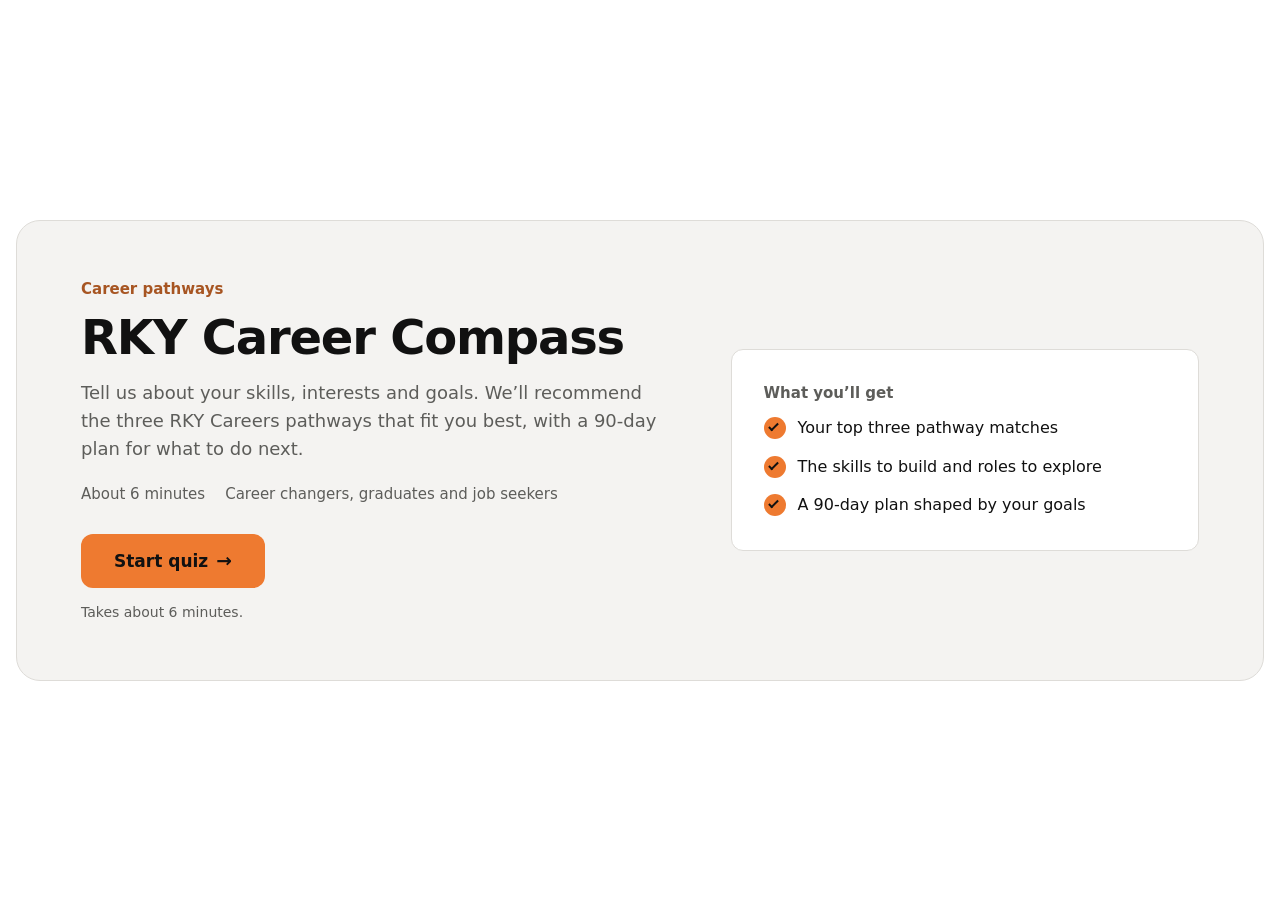
<file: index.html>
<!doctype html>
<html lang="en">
<head>
  <meta charset="utf-8">
  <meta name="viewport" content="width=device-width, initial-scale=1">
  <title>RKY Career Compass</title>
  <meta name="robots" content="noindex">
  <meta name="description" content="Find your best-fit career pathway and a 90-day plan with the RKY Career Compass.">
  <!-- Link preview (WhatsApp, Slack, LinkedIn, iMessage). Update these URLs if the domain changes. -->
  <meta property="og:type" content="website">
  <meta property="og:title" content="RKY Career Compass">
  <meta property="og:description" content="Find your best-fit career pathway and a 90-day plan.">
  <meta property="og:url" content="https://rky-career-compass-quiz.vercel.app/">
  <meta property="og:image" content="https://rky-career-compass-quiz.vercel.app/og-image.png">
  <meta property="og:image:width" content="1200">
  <meta property="og:image:height" content="630">
  <meta property="og:image:alt" content="RKY Career Compass: find your best-fit career pathway and a 90-day plan">
  <meta name="twitter:card" content="summary_large_image">
  <link rel="stylesheet" href="styles.css">
  <style>
    /* Document-level reset only: the widget itself is styled by styles.css under .qz */
    html, body { margin: 0; background: transparent; }
  </style>
</head>
<body>
  <!-- Relative paths only, so the folder works at any URL depth or subpath. -->
  <main id="quiz" class="qz-fullpage">
    <noscript>This quiz needs JavaScript to run.</noscript>
  </main>
  <!-- Order matters: logic, scoring model, spec data, config, result screen, engine. -->
  <script src="quiz-core.js" defer></script>
  <script src="pathway-scoring.js" defer></script>
  <script src="compass-data.js" defer></script>
  <script src="job-titles.js" defer></script>
  <script src="quiz-config.js" defer></script>
  <script src="quiz-results-pathway.js" defer></script>
  <script src="quiz-engine.js" defer></script>
</body>
</html>
</file>
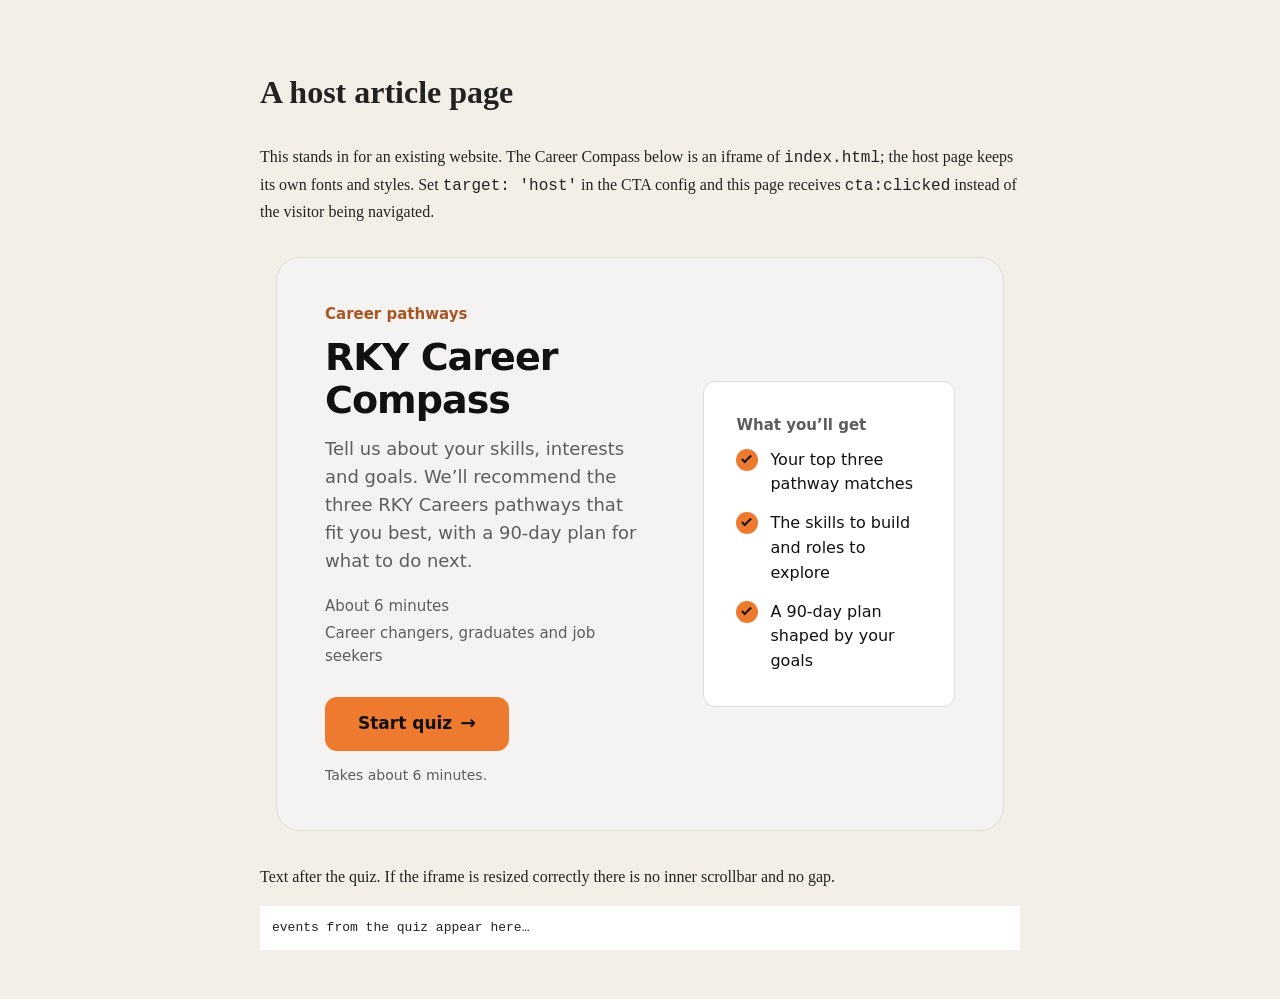
<file: embed.html>
<!doctype html>
<html lang="en">
<head>
  <meta charset="utf-8">
  <meta name="viewport" content="width=device-width, initial-scale=1">
  <title>Embed example (host page)</title>
  <style>
    body { margin: 0; font: 16px/1.6 Georgia, serif; color: #222; background: #f4efe6; }
    article { max-width: 760px; margin: 0 auto; padding: 40px 20px; }
    h1 { font-size: 2rem; }
    iframe { display: block; width: 100%; min-height: 620px; border: 0; }
    pre { background: #fff; padding: 12px; overflow-x: auto; font-size: 13px; }
  </style>
</head>
<body>
  <article>
    <h1>A host article page</h1>
    <p>This stands in for an existing website. The Career Compass below is an iframe of <code>index.html</code>; the host page keeps its own fonts and styles. Set <code>target: 'host'</code> in the CTA config and this page receives <code>cta:clicked</code> instead of the visitor being navigated.</p>

    <!-- The embed snippet. src is relative here; use your quiz's absolute https URL in production. -->
    <iframe
      data-quiz-widget
      src="index.html"
      title="RKY Career Compass"
      loading="lazy"
      style="width: 100%; min-height: 620px; border: 0;"
    ></iframe>
    <script src="embed.js" defer></script>

    <p>Text after the quiz. If the iframe is resized correctly there is no inner scrollbar and no gap.</p>
    <pre id="log">events from the quiz appear here…</pre>
    <script>
      document.addEventListener('quiz-widget:event', function (e) {
        if (e.detail.type !== 'quiz:height') document.getElementById('log').textContent += '\n' + JSON.stringify(e.detail);
      });
    </script>
  </article>
</body>
</html>
</file>
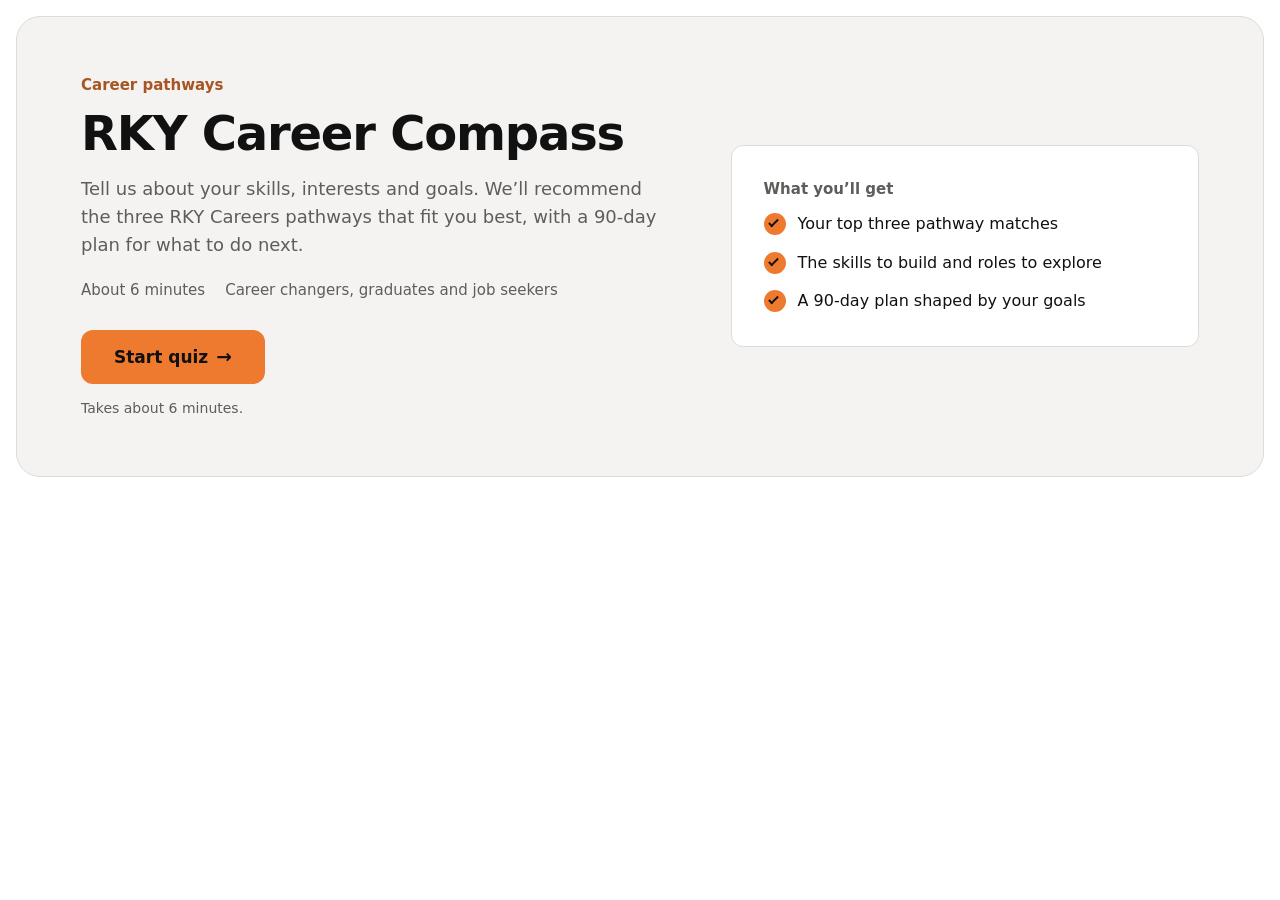
<file: examples/compass.html>
<!doctype html>
<html lang="en">
<head>
  <meta charset="utf-8">
  <meta name="viewport" content="width=device-width, initial-scale=1">
  <title>Career Compass (demo with mock lead handler)</title>
  <link rel="stylesheet" href="../styles.css">
  <style>html, body { margin: 0; background: #ffffff; }</style>
</head>
<body>
  <main id="quiz" data-manual></main>
  <script src="../quiz-core.js" defer></script>
  <script src="../pathway-scoring.js" defer></script>
  <script src="../compass-data.js" defer></script>
  <script src="../job-titles.js" defer></script>
  <script src="../quiz-config.js" defer></script>
  <script src="../quiz-results-pathway.js" defer></script>
  <script src="../quiz-engine.js" defer></script>
  <script>
    // MOCK lead handler: nothing is sent anywhere. It logs the exact payload the real endpoint
    // would receive. Use an email starting with "fail@" to see the error and retry state.
    // The production page (index.html) posts to leadCapture.endpoint in quiz-config.js instead.
    document.addEventListener('DOMContentLoaded', function () {
      QuizWidget.mount(document.getElementById('quiz'), window.QUIZ_CONFIG, {
        onLeadSubmit: function (lead) {
          console.log('[mock] lead payload', JSON.parse(JSON.stringify(lead)));
          window.__lastLead = lead;
          return new Promise(function (resolve, reject) {
            setTimeout(function () { lead.email.indexOf('fail@') === 0 ? reject(new Error('mock failure')) : resolve(); }, 600);
          });
        },
        onEvent: function (e) { if (e.type !== 'quiz:height') console.log('[event]', e.type, e.payload); }
      });
    });
  </script>
</body>
</html>
</file>
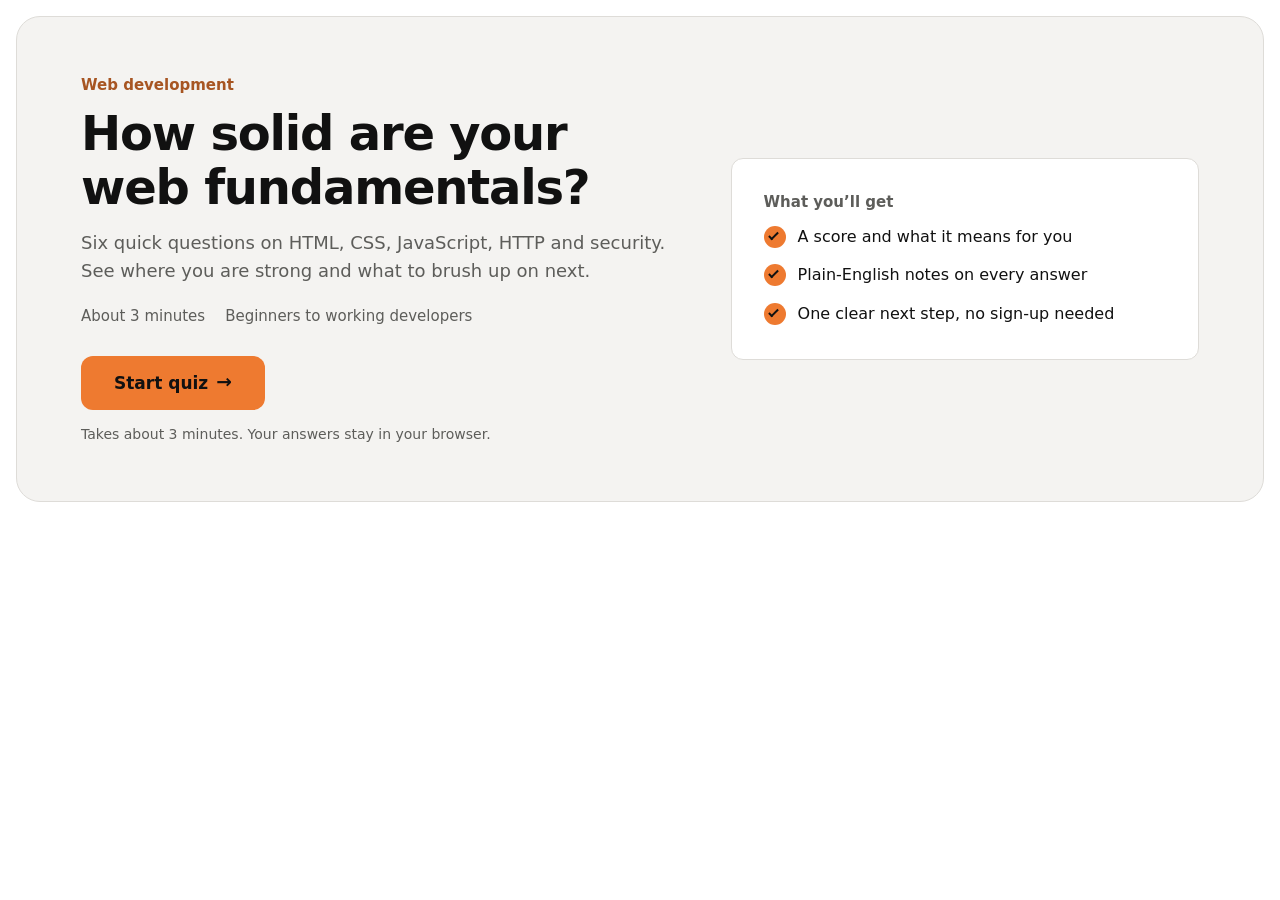
<file: examples/knowledge.html>
<!doctype html>
<html lang="en">
<head>
  <meta charset="utf-8">
  <meta name="viewport" content="width=device-width, initial-scale=1">
  <title>Knowledge quiz example</title>
  <link rel="stylesheet" href="../styles.css">
  <style>html, body { margin: 0; background: #ffffff; }</style>
</head>
<body>
  <main id="quiz"></main>
  <script src="../quiz-core.js" defer></script>
  <script src="knowledge-config.js" defer></script>
  <script src="../quiz-engine.js" defer></script>
</body>
</html>
</file>
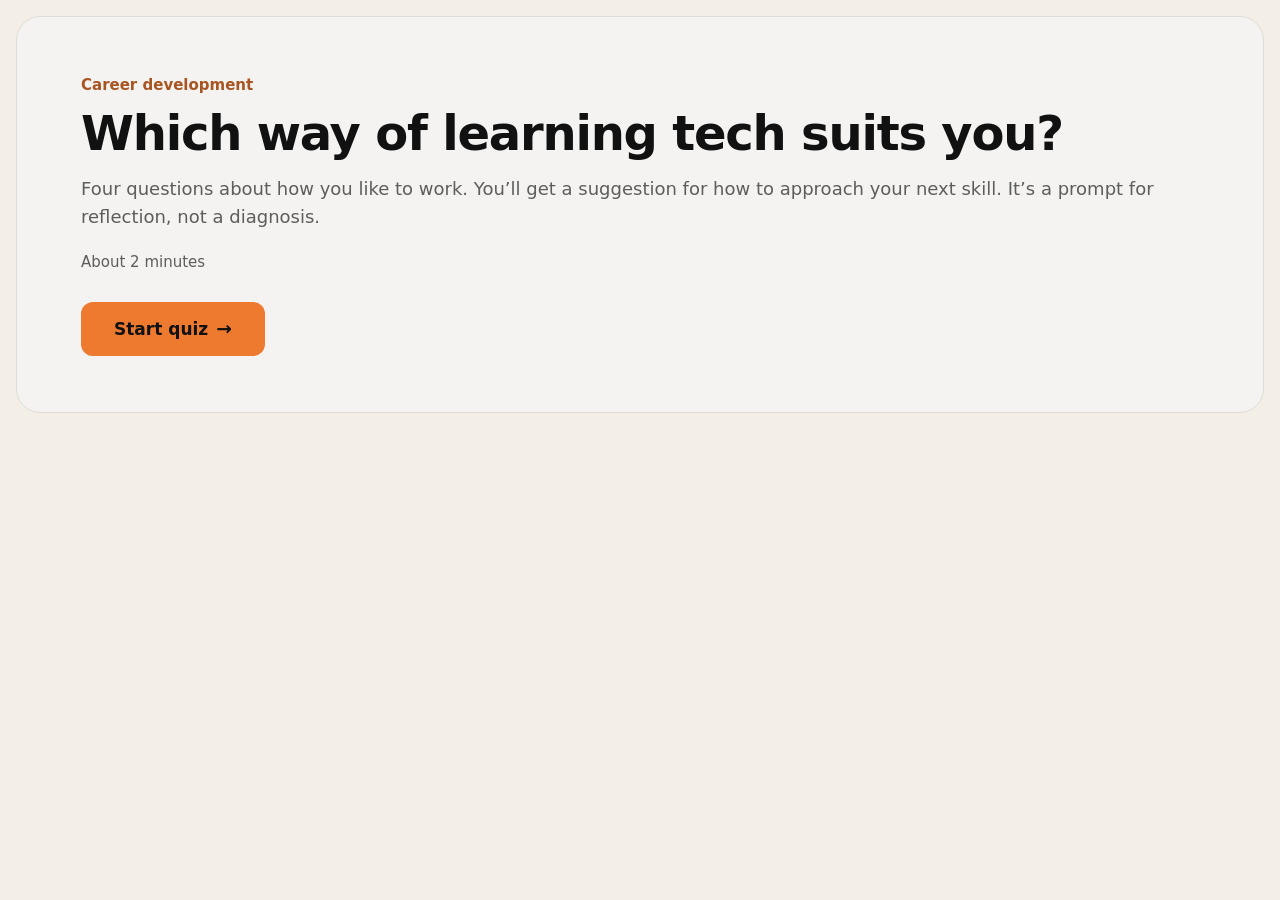
<file: examples/outcome.html>
<!doctype html>
<html lang="en">
<head>
  <meta charset="utf-8">
  <meta name="viewport" content="width=device-width, initial-scale=1">
  <title>Outcome quiz example</title>
  <link rel="stylesheet" href="../styles.css">
  <style>html, body { margin: 0; background: #f4efe6; }</style>
</head>
<body>
  <main id="quiz" data-manual></main>
  <script src="../quiz-core.js" defer></script>
  <script src="outcome-config.js" defer></script>
  <script src="../quiz-engine.js" defer></script>
  <script>
    // Demonstrates the host-supplied lead handler. This is a MOCK: it never sends data anywhere.
    // Use an email starting with "fail@" to see the error state.
    document.addEventListener('DOMContentLoaded', function () {
      QuizWidget.mount(document.getElementById('quiz'), window.QUIZ_CONFIG, {
        onLeadSubmit: function (lead) {
          return new Promise(function (resolve, reject) {
            setTimeout(function () { lead.email.indexOf('fail@') === 0 ? reject(new Error('mock failure')) : resolve(); }, 600);
          });
        }
      });
    });
  </script>
</body>
</html>
</file>
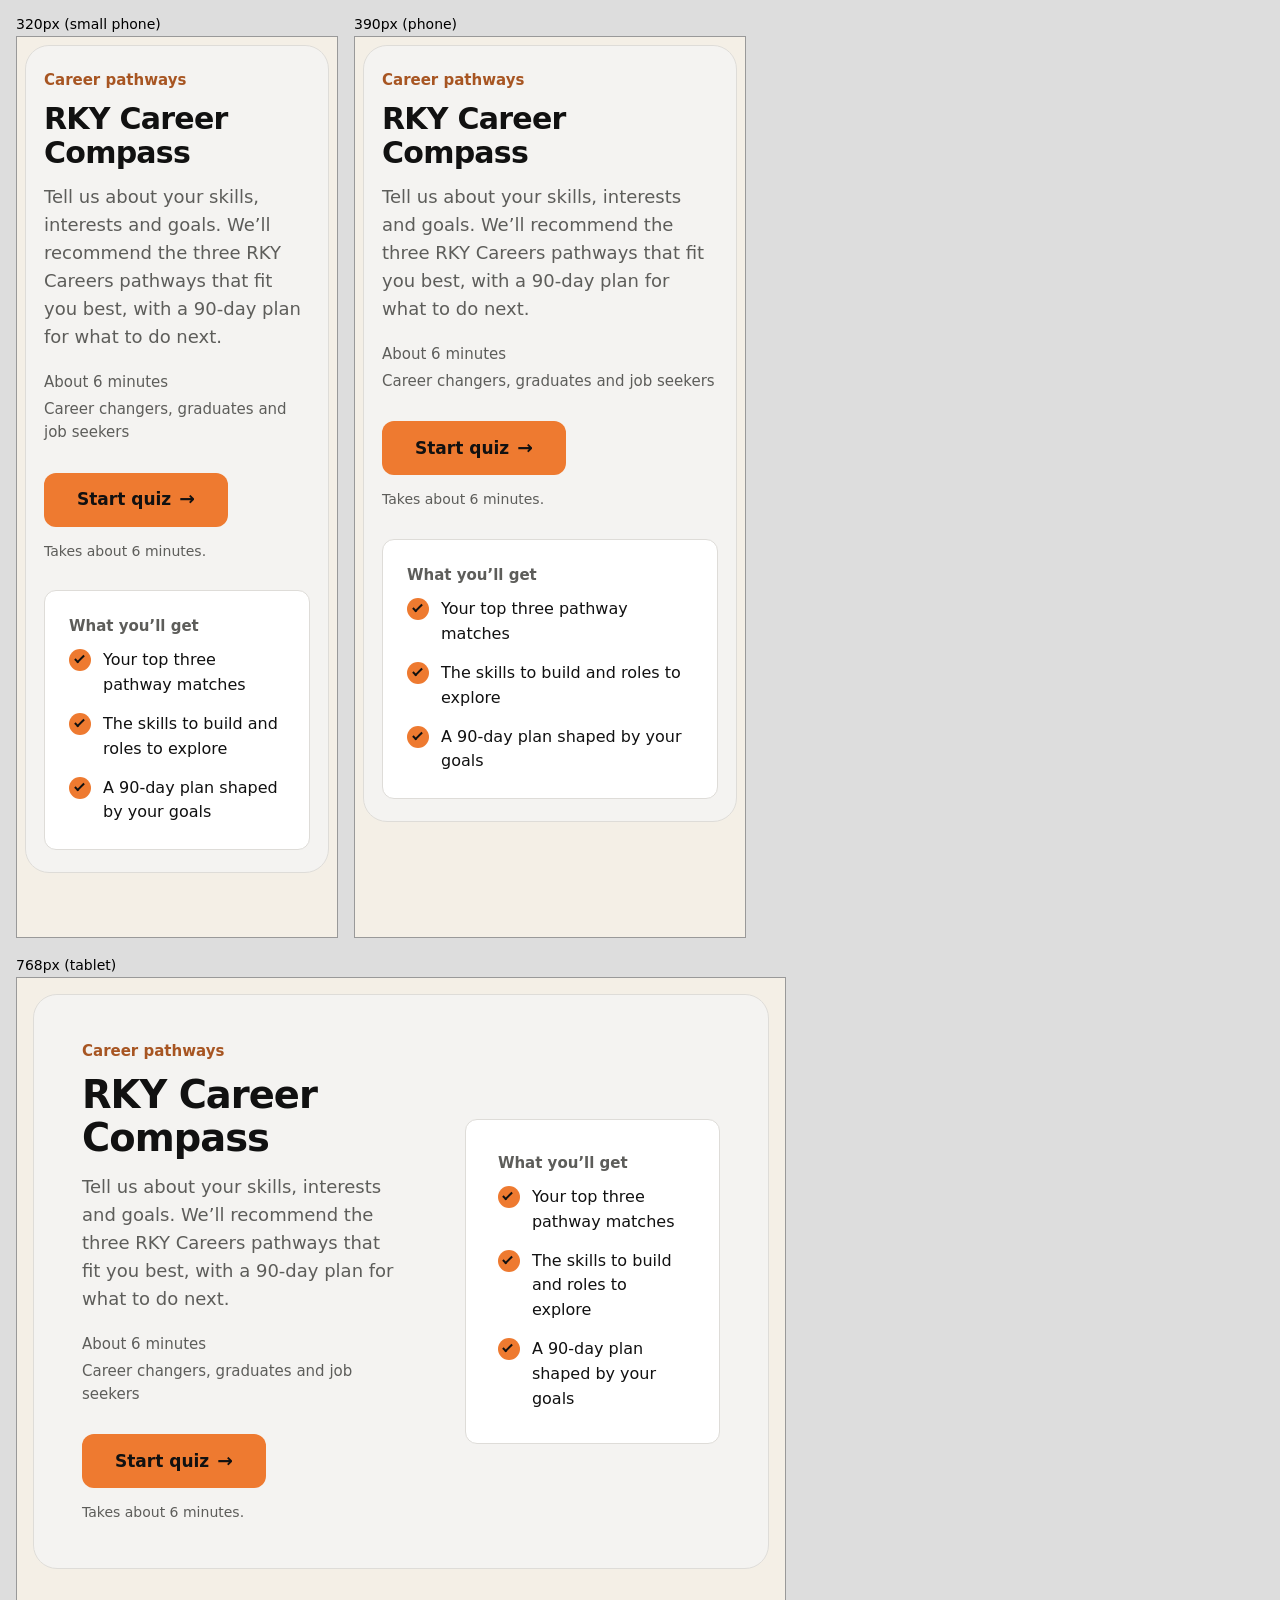
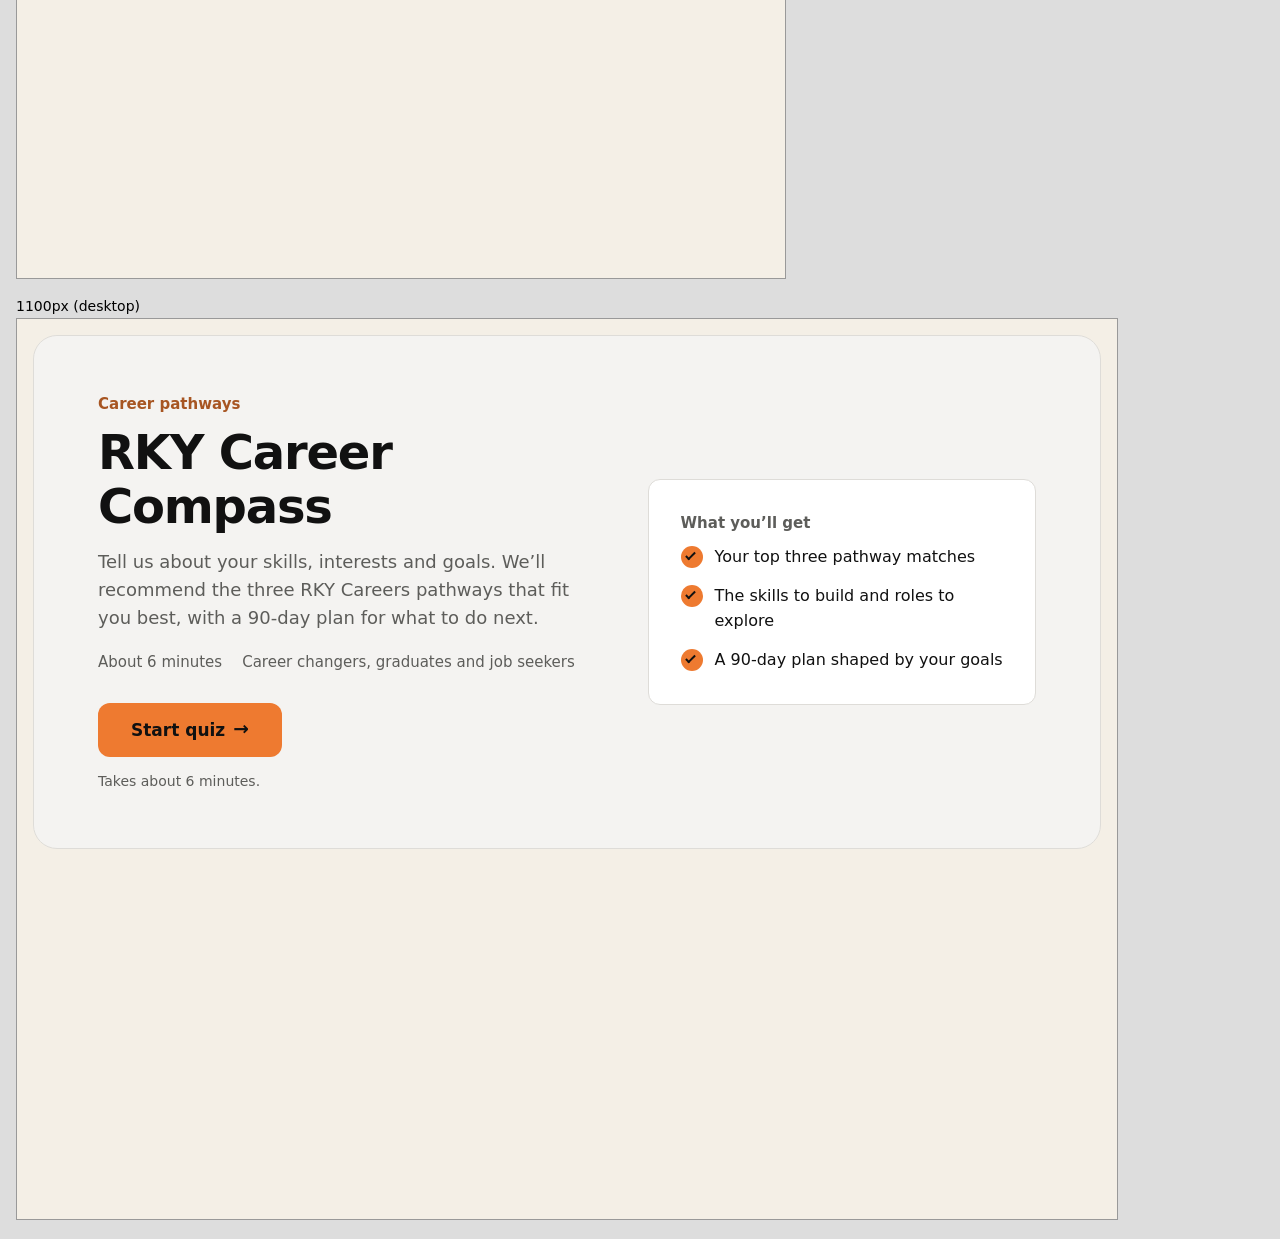
<file: tests/responsive.html>
<!doctype html>
<html lang="en"><head><meta charset="utf-8"><meta name="viewport" content="width=device-width, initial-scale=1">
<title>Responsive harness</title>
<style>
  body { margin: 16px; font: 14px system-ui; background: #ddd; }
  .row { display: flex; gap: 16px; align-items: flex-start; flex-wrap: wrap; }
  figure { margin: 0; } figcaption { margin-bottom: 4px; }
  iframe { border: 1px solid #999; background: #f4efe6; height: 900px; }
</style></head><body>
<!-- Media queries inside each iframe respond to the iframe's own width, so these are real narrow viewports. -->
<div class="row">
  <figure><figcaption>320px (small phone)</figcaption><iframe src="../index.html" width="320" title="320"></iframe></figure>
  <figure><figcaption>390px (phone)</figcaption><iframe src="../index.html" width="390" title="390"></iframe></figure>
  <figure><figcaption>768px (tablet)</figcaption><iframe src="../index.html" width="768" title="768"></iframe></figure>
  <figure><figcaption>1100px (desktop)</figcaption><iframe src="../index.html" width="1100" title="1100"></iframe></figure>
</div></body></html>
</file>
<file: styles.css>
/*
 * styles.css — presentation only. Everything is scoped under .qz so it cannot leak into
 * a host page. Theme with the --qz-* custom properties (via config.theme or your own CSS).
 * Layout adapts to the width of the widget's own container (container queries), so it
 * behaves the same in an iframe, a narrow column, or a full-width page.
 */

@property --p { syntax: "<number>"; inherits: false; initial-value: 0; }

.qz {
  /* Tokens: black / orange / white */
  --qz-accent: #ee7a30;            /* fills: buttons, progress, selected mark */
  --qz-on-accent: #111111;         /* text on orange (black passes AA; white on this orange does not) */
  --qz-accent-text: #b4500f;       /* orange used for small text on light surfaces (AA) */
  --qz-accent-text: color-mix(in srgb, var(--qz-accent) 70%, #000);
  --qz-text: #111111;
  --qz-muted: #5d5d5a;
  --qz-shell: #f4f3f1;             /* the large outer card */
  --qz-surface: #ffffff;           /* inner cards, inputs */
  --qz-border: #dedcd8;
  --qz-ink: #000000;               /* black panels */
  --qz-ink-accent: var(--qz-accent);
  --qz-bg: transparent;
  --qz-font: system-ui, -apple-system, "Segoe UI", Roboto, "Helvetica Neue", Arial, sans-serif;
  --qz-radius: 24px;
  --qz-max: 1280px;
  --qz-bad: #b3362f;
  --qz-accent-soft: #fdf0e8;
  --qz-accent-soft: color-mix(in srgb, var(--qz-accent) 11%, #ffffff);
  --qz-shadow: none;
  --qz-ring: 0 0 0 2px var(--qz-surface), 0 0 0 4px var(--qz-text);
  --qz-r-sm: calc(var(--qz-radius) / 2);

  box-sizing: border-box;
  display: block;
  padding: 16px;
  background: var(--qz-bg);
  color: var(--qz-text);
  font-family: var(--qz-font);
  font-size: 1rem;
  line-height: 1.55;
  -webkit-text-size-adjust: 100%;
}
.qz[data-theme="dark"] {
  --qz-text: #f4f4f2;
  --qz-muted: #aaaaa5;
  --qz-shell: #161616;
  --qz-surface: #202020;
  --qz-border: #353535;
  --qz-ink: #000000;
  --qz-accent: #f58a45;
  --qz-accent-text: #f58a45;
  --qz-bad: #ff9b92;
}
/* mode "auto": follow the visitor's system setting (inside an iframe this is the browser/OS, not the host page) */
@media (prefers-color-scheme: dark) {
  .qz[data-theme="auto"] {
    --qz-text: #f4f4f2;
    --qz-muted: #aaaaa5;
    --qz-shell: #161616;
    --qz-surface: #202020;
    --qz-border: #353535;
    --qz-ink: #000000;
    --qz-accent: #f58a45;
    --qz-accent-text: #f58a45;
    --qz-bad: #ff9b92;
  }
}
.qz *, .qz *::before, .qz *::after { box-sizing: border-box; }
:where(.qz) :is(h1, h2, h3, h4, p, ul, fieldset, pre) { margin: 0; padding: 0; }
:where(.qz) ul { list-style: none; }

.qz-stage { max-width: var(--qz-max); margin: 0 auto; container: qz / inline-size; }
/* Standalone page: centre vertically. Not in an iframe, which sizes to content. */
.qz-fullpage:not(.qz-embedded) { min-height: 100vh; min-height: 100dvh; display: flex; flex-direction: column; justify-content: center; }
.qz-fullpage:not(.qz-embedded) > .qz-stage { width: 100%; }
.qz-sr { position: absolute; width: 1px; height: 1px; margin: -1px; overflow: hidden; clip: rect(0 0 0 0); white-space: nowrap; border: 0; }

/* Card: padding grows with the space available */
.qz-card {
  background: var(--qz-shell);
  border: 1px solid var(--qz-border);
  border-radius: var(--qz-radius);
  box-shadow: var(--qz-shadow);
  padding: 22px 18px;
}
.qz-embedded .qz-card { box-shadow: none; }
@container qz (min-width: 520px) { .qz-card { padding: 32px 30px; } }
@container qz (min-width: 720px) { .qz-card { padding: 44px 48px; } }
@container qz (min-width: 960px) { .qz-card { padding: 56px 64px; } }
@media (max-width: 480px) { .qz { padding: 8px; } }

/* Type */
.qz-badge { display: inline-flex; align-items: center; gap: 8px; margin-bottom: 10px; font-size: .9375rem; font-weight: 600; color: var(--qz-accent-text); }
.qz-title { font-size: clamp(1.875rem, 5vw, 3rem); line-height: 1.12; letter-spacing: -.025em; font-weight: 750; overflow-wrap: anywhere; }
.qz-lead { font-size: 1.125rem; color: var(--qz-muted); margin-top: 14px; overflow-wrap: anywhere; }
.qz-muted { color: var(--qz-muted); overflow-wrap: anywhere; }
.qz-fine { margin-top: 14px; font-size: .875rem; color: var(--qz-muted); }
.qz-h3 { font-size: .9375rem; font-weight: 600; color: var(--qz-muted); margin-bottom: 10px; }
[tabindex="-1"]:focus { outline: none; }

/* Buttons */
.qz-btn {
  display: inline-flex; align-items: center; justify-content: center; gap: 8px;
  min-height: 48px; padding: 10px 24px;
  font: inherit; font-weight: 650; text-decoration: none; text-align: center;
  border-radius: var(--qz-r-sm); border: 1.5px solid transparent; cursor: pointer;
  transition: background-color .15s, border-color .15s, transform .08s, opacity .15s;
}
.qz-btn-primary { background: var(--qz-accent); color: var(--qz-on-accent); }
.qz-btn-primary:hover:not(:disabled) { background: color-mix(in srgb, var(--qz-accent) 86%, #000); }
.qz-btn-primary:active:not(:disabled) { transform: translateY(1px); }
.qz-btn-ghost { background: transparent; color: var(--qz-text); border-color: var(--qz-text); }
.qz-btn-ghost:hover { background: var(--qz-surface); }
.qz-btn-lg { min-height: 54px; padding: 12px 32px; font-size: 1.0625rem; }
.qz-btn:disabled { opacity: .4; cursor: not-allowed; }
.qz-arrow { font-size: 1.1em; line-height: 1; }
.qz-btn:focus-visible, .qz a:focus-visible, .qz summary:focus-visible, .qz .qz-text:focus-visible, .qz .qz-code:focus-visible, .qz .qz-link:focus-visible { outline: none; box-shadow: var(--qz-ring); }

.qz-link { font: inherit; font-size: .875rem; font-weight: 600; color: var(--qz-muted); background: none; border: 0; border-radius: 8px; padding: 6px 8px; min-height: 36px; cursor: pointer; transition: color .15s, background-color .15s; }
.qz-link:hover { color: var(--qz-text); background: var(--qz-surface); }
.qz-link.is-armed { color: var(--qz-bad); }

/* Intro */
.qz-actions { display: flex; align-items: center; justify-content: space-between; gap: 12px; margin-top: 32px; }
.qz-actions-start { justify-content: flex-start; margin-top: 28px; }
.qz-actions-center { justify-content: center; }
.qz-meta { display: flex; flex-wrap: wrap; gap: 4px 20px; margin-top: 20px; font-size: .9375rem; font-weight: 500; color: var(--qz-muted); }
.qz-intro-aside { margin-top: 28px; padding: 24px; background: var(--qz-surface); border: 1px solid var(--qz-border); border-radius: var(--qz-r-sm); }
.qz-benefits { display: grid; gap: 14px; }
.qz-benefits li { display: flex; gap: 12px; align-items: flex-start; }
.qz-tick { flex: none; position: relative; width: 22px; height: 22px; margin-top: 1px; border-radius: 50%; background: var(--qz-accent); }
.qz-tick::after { content: ""; position: absolute; left: 7.5px; top: 4px; width: 5px; height: 10px; border: solid var(--qz-on-accent); border-width: 0 2px 2px 0; transform: rotate(45deg); }
@container qz (min-width: 720px) {
  .qz-intro-split { display: grid; grid-template-columns: 1.25fr 1fr; gap: 64px; align-items: center; }
  .qz-intro-aside { margin-top: 0; padding: 32px; }
}

/* Question header + segmented progress */
.qz-progress-head { display: flex; align-items: center; justify-content: space-between; gap: 12px; min-height: 36px; }
.qz-step { display: inline-flex; align-items: center; font-size: .9375rem; font-weight: 600; color: var(--qz-text); }
.qz-cheer { font-size: .9375rem; color: var(--qz-muted); font-variant-numeric: tabular-nums; }
.qz-cheer::before { content: "·"; margin-right: 10px; }
.qz-progress { display: flex; gap: 6px; margin: 12px 0 30px; }
.qz-progress-dense { gap: 2px; }
.qz-seg { flex: 1; height: 6px; background: var(--qz-border); border-radius: 99px; transition: background-color .3s; }
.qz-seg.is-on { background: var(--qz-text); }
.qz-seg.is-cur { background: var(--qz-accent); }

/* Question */
.qz-question-text { font-size: clamp(1.375rem, 3.8vw, 1.875rem); line-height: 1.25; letter-spacing: -.015em; font-weight: 720; overflow-wrap: anywhere; }
.qz-code {
  margin: 16px 0 4px; padding: 16px 18px; overflow-x: auto;
  font: .9375rem/1.6 ui-monospace, SFMono-Regular, Menlo, Consolas, monospace;
  background: var(--qz-surface); border: 1px solid var(--qz-border); border-radius: var(--qz-r-sm); tab-size: 2;
}
.qz-inline-code { font: .9em ui-monospace, SFMono-Regular, Menlo, Consolas, monospace; padding: .12em .4em; background: var(--qz-accent-soft); border-radius: 4px; }
.qz-hint { margin-top: 12px; font-size: .9375rem; color: var(--qz-muted); }
.qz-hint:empty { display: none; }

/* Chip layout */
.qz-choices.qz-choices-chips { display: flex; flex-wrap: wrap; gap: 10px; }
.qz-choices-chips .qz-choice-body { align-items: center; gap: 10px; min-height: 48px; padding: 10px 16px; font-size: 1rem; border-radius: 99px; }
.qz-choices-chips .qz-mark { width: 20px; height: 20px; margin-top: 0; }
.qz-choices-chips .qz-mark::after { left: 6px; top: 2px; width: 5px; height: 10px; border-width: 0 2px 2px 0; }
.qz-choices-chips .qz-choice-text { padding-top: 0; }
.qz-choices { display: grid; gap: 12px; margin-top: 20px; border: 0; min-width: 0; }

.qz-choice { position: relative; display: block; cursor: pointer; }
.qz-input { position: absolute; inset: 0; width: 100%; height: 100%; margin: 0; opacity: 0; cursor: pointer; z-index: 1; }
.qz-choice-body {
  display: flex; align-items: flex-start; gap: 16px; padding: 16px 20px; min-height: 62px;
  font-size: 1.0625rem;
  background: var(--qz-surface); border: 1px solid var(--qz-border); border-radius: var(--qz-r-sm);
  transition: border-color .15s, background-color .15s, box-shadow .15s;
}
.qz-choice:hover .qz-choice-body { border-color: var(--qz-muted); }
.qz-input:checked + .qz-choice-body { border-color: var(--qz-accent); background: var(--qz-accent-soft); box-shadow: inset 0 0 0 1px var(--qz-accent); }
.qz-input:focus-visible + .qz-choice-body { box-shadow: var(--qz-ring); border-color: var(--qz-text); }
.qz-choice-text { overflow-wrap: anywhere; min-width: 0; padding-top: 1px; }
.qz-input:checked + .qz-choice-body .qz-choice-text { font-weight: 600; }

/* Selection mark: circle for single, rounded square for multiple; a tick shows when selected */
.qz-mark { flex: none; width: 24px; height: 24px; margin-top: 1px; border: 1.5px solid var(--qz-muted); background: var(--qz-surface); position: relative; transition: background-color .15s, border-color .15s; }
.qz-mark-dot { border-radius: 50%; }
.qz-mark-box { border-radius: 7px; }
.qz-mark::after { content: ""; position: absolute; left: 7.5px; top: 3px; width: 6px; height: 12px; border: solid var(--qz-on-accent); border-width: 0 2.5px 2.5px 0; transform: rotate(45deg) scale(0); transition: transform .15s; }
.qz-input:checked + .qz-choice-body .qz-mark { background: var(--qz-accent); border-color: var(--qz-accent); }
.qz-input:checked + .qz-choice-body .qz-mark::after { transform: rotate(45deg) scale(1); }

/* Wide screens: question on the left, answers on the right */
@container qz (min-width: 960px) {
  .qz-question { display: grid; grid-template-columns: minmax(0, 5fr) minmax(0, 7fr); column-gap: 72px; align-items: start; }
  .qz-question > .qz-progress-head, .qz-question > .qz-progress { grid-column: 1 / -1; }
  .qz-question > .qz-actions { grid-column: 2; }
  .qz-question .qz-choices { margin-top: 0; }
  .qz-question .qz-question-text { font-size: 2.125rem; }
  .qz-question .qz-progress { margin-bottom: 48px; }
}

/* Results: black score panel + readable main column */
.qz-result-top { display: grid; gap: 28px; }
.qz-panel { padding: 28px 26px; color: #fff; background: var(--qz-ink); border: 1px solid rgba(255, 255, 255, .14); border-radius: var(--qz-r-sm); }
.qz-panel-label { font-size: .8125rem; font-weight: 700; letter-spacing: .06em; text-transform: uppercase; color: rgba(255, 255, 255, .72); }
.qz-panel-sub { margin-top: 14px; font-size: 1rem; font-weight: 600; text-align: center; }
.qz-ring-wrap { position: relative; width: 168px; height: 168px; margin: 18px auto 0; }
.qz-ring {
  position: absolute; inset: 0; border-radius: 50%;
  background: conic-gradient(var(--qz-ink-accent) calc(var(--p) * 1%), rgba(255, 255, 255, .16) 0);
  -webkit-mask: radial-gradient(farthest-side, transparent calc(100% - 14px), #000 calc(100% - 13px));
          mask: radial-gradient(farthest-side, transparent calc(100% - 14px), #000 calc(100% - 13px));
  animation: qz-fill .9s ease-out both;
}
.qz-ring-text { position: absolute; inset: 0; display: grid; place-items: center; }
.qz-ring-pct { font-size: 2.75rem; font-weight: 800; letter-spacing: -.03em; font-variant-numeric: tabular-nums; }
@keyframes qz-fill { from { --p: 0; } }
.qz-result-title { font-size: clamp(1.625rem, 4.5vw, 2.5rem); line-height: 1.18; letter-spacing: -.02em; font-weight: 750; overflow-wrap: anywhere; }
.qz-topics { margin-top: 22px; }
.qz-tags { display: flex; flex-wrap: wrap; gap: 8px; }
.qz-tags li { padding: 5px 13px; font-size: .875rem; font-weight: 650; background: var(--qz-surface); border: 1.5px solid var(--qz-accent-text); color: var(--qz-accent-text); border-radius: 99px; }
.qz-tags li::before { content: "↻ "; }
.qz-tags-ok li { border-color: var(--qz-text); color: var(--qz-text); }
.qz-tags-ok li::before { content: "✓ "; }
.qz-list { display: grid; gap: 6px; padding-left: 1.2em; list-style: disc; overflow-wrap: anywhere; }
.qz-note { margin-top: 16px; padding: 12px 16px; font-size: .9375rem; background: var(--qz-surface); border-left: 4px solid var(--qz-accent); border-radius: 4px; }
.qz-dist { display: grid; gap: 16px; margin-top: 16px; }
.qz-dist-label { display: flex; justify-content: space-between; gap: 12px; font-weight: 600; font-size: .9375rem; }
.qz-dist-val { font-variant-numeric: tabular-nums; opacity: .8; }
.qz-meter { height: 8px; margin-top: 8px; background: rgba(255, 255, 255, .16); border-radius: 99px; overflow: hidden; }
.qz-meter-fill { height: 100%; background: var(--qz-ink-accent); border-radius: inherit; transition: width .6s ease; }
@container qz (min-width: 720px) {
  .qz-result-top { grid-template-columns: 330px 1fr; gap: 64px; align-items: start; }
  .qz-result-top > .qz-result-main { padding-top: 6px; }
}

/* Next step: black band with orange action (as in the reference) */
.qz-next { margin-top: 40px; padding: 28px 24px; color: #fff; background: var(--qz-ink); border: 1px solid rgba(255, 255, 255, .14); border-radius: var(--qz-r-sm); }
.qz-next > .qz-h3 { display: flex; align-items: center; gap: 8px; color: rgba(255, 255, 255, .78); }
.qz-next > .qz-h3::before { content: ""; width: 8px; height: 8px; background: var(--qz-accent); }
.qz-next-text { font-size: clamp(1.25rem, 2.6vw, 1.75rem); font-weight: 600; line-height: 1.3; }
.qz-next .qz-muted, .qz-next .qz-privacy { color: rgba(255, 255, 255, .78); }
.qz-next a:not(.qz-btn) { color: #fff; }
.qz-next .qz-field-error, .qz-next .qz-form-error { color: #ff9b92; }
.qz-cta { display: grid; gap: 14px; margin-top: 18px; justify-items: start; }
.qz-next-body { display: grid; gap: 28px; }
@container qz (min-width: 720px) {
  .qz-next { padding: 40px 44px; }
  .qz-next.has-lead .qz-next-body { grid-template-columns: 1fr 1.05fr; gap: 56px; align-items: start; }
  .qz-next.has-lead .qz-capture { border-top: 0; padding: 0 0 0 56px; margin: 0; border-left: 1px solid rgba(255, 255, 255, .2); }
}

/* Lead form */
.qz-capture { padding-top: 24px; border-top: 1px solid rgba(255, 255, 255, .2); }
.qz-lead-h { font-size: 1.125rem; font-weight: 700; }
.qz-lead-form { display: grid; gap: 14px; margin-top: 14px; }
.qz-field { display: grid; gap: 6px; }
.qz-field label { font-size: .9375rem; font-weight: 600; }
.qz-text { width: 100%; min-height: 48px; padding: 10px 14px; font: inherit; color: var(--qz-text); background: var(--qz-surface); border: 1.5px solid #bdbbb6; border-radius: calc(var(--qz-r-sm) - 2px); }
.qz-text:hover { border-color: var(--qz-text); }
.qz-text[aria-invalid="true"], .qz input[aria-invalid="true"] { border-color: var(--qz-bad); }
.qz-field-error, .qz-form-error { font-size: .875rem; font-weight: 600; color: var(--qz-bad); }
.qz-field-error::before, .qz-form-error::before { content: "! "; font-weight: 800; }
.qz-field-error[hidden], .qz-form-error[hidden] { display: none; }
.qz-lead-form .qz-actions > span:empty { display: none; }
.qz-field .qz-check { font-weight: 400; }
.qz-check { display: flex; align-items: flex-start; gap: 10px; font-size: .9375rem; font-weight: 400; cursor: pointer; }
.qz-check input { flex: none; width: 20px; height: 20px; margin: 2px 0 0; accent-color: var(--qz-accent); }
.qz-next .qz-text:focus-visible, .qz-next .qz-btn:focus-visible, .qz-next a:focus-visible { box-shadow: 0 0 0 2px #000, 0 0 0 4px #fff; }
.qz-lead-form .qz-actions { margin-top: 2px; justify-content: flex-start; }
.qz-privacy { font-size: .8125rem; color: var(--qz-muted); }
.qz a { color: var(--qz-accent-text); }
.qz a.qz-btn { color: var(--qz-on-accent); }
.qz-success { font-weight: 600; padding: 14px 16px; border-radius: var(--qz-r-sm); color: var(--qz-text); background: var(--qz-surface); border: 1.5px solid var(--qz-accent); }
.qz-success::before { content: "✓ "; }

/* Review */
.qz-review { margin-top: 36px; }
.qz-review-item { border: 1px solid var(--qz-border); border-radius: var(--qz-r-sm); background: var(--qz-surface); }
.qz-review-item + .qz-review-item { margin-top: 10px; }
.qz-review-item summary { position: relative; display: flex; flex-direction: column; align-items: flex-start; gap: 6px; padding: 14px 48px 14px 18px; cursor: pointer; font-weight: 600; border-radius: var(--qz-r-sm); list-style: none; }
.qz-review-item summary::-webkit-details-marker { display: none; }
.qz-review-item summary::after { content: "+"; position: absolute; right: 18px; top: 10px; font-size: 1.375rem; font-weight: 700; color: var(--qz-muted); }
.qz-review-item[open] summary::after { content: "\2212"; }
.qz-review-q { overflow-wrap: anywhere; }
.qz-status { padding: 2px 10px; font-size: .8125rem; font-weight: 700; border: 1.5px solid currentColor; border-radius: 99px; }
.qz-status-correct { color: var(--qz-text); }
.qz-status-incorrect, .qz-status-partial { color: var(--qz-accent-text); }
.qz-status-unanswered { color: var(--qz-muted); }
.qz-review-body { padding: 0 18px 18px; display: grid; gap: 8px; }
.qz-review-label { font-size: .75rem; font-weight: 700; letter-spacing: .06em; text-transform: uppercase; color: var(--qz-muted); margin-top: 8px; }
.qz-feedback { font-size: .9375rem; color: var(--qz-muted); }
.qz-explain { padding: 12px 14px; background: var(--qz-accent-soft); border-left: 4px solid var(--qz-accent); border-radius: 4px; font-size: .9375rem; overflow-wrap: anywhere; }
.qz-disclaimer { margin-top: 28px; font-size: .8125rem; color: var(--qz-muted); text-align: center; }
.qz-results .qz-actions-center { margin-top: 20px; }

.qz-error { border-color: var(--qz-bad); background: var(--qz-surface); }

/* Motion (disabled below for reduced-motion users) */
.qz-view { animation: qz-in .24s ease both; }
.qz-from-left { --qz-dx: -14px; }
.qz-from-right { --qz-dx: 14px; }
@keyframes qz-in { from { opacity: 0; transform: translateX(var(--qz-dx, 14px)); } to { opacity: 1; transform: none; } }
@media (prefers-reduced-motion: reduce) {
  .qz *, .qz *::before, .qz *::after { animation: none !important; transition: none !important; }
}
@media (forced-colors: active) {
  .qz-input:checked + .qz-choice-body { outline: 3px solid Highlight; }
  .qz-mark, .qz-seg, .qz-tick { forced-color-adjust: none; }
}

/* ============================================================
   Career Compass additions (pathway quizzes). Additive only: they reuse the tokens,
   cards, meters, tags and black "next step" band defined above.
   ============================================================ */

.qz-h4 { font-size: 1rem; font-weight: 700; margin-bottom: 10px; }
:where(.qz) ol { margin: 0; padding: 0; list-style: none; }

/* Question: stage header, counter, text answer, "why we ask" */
.qz-progress-head > p { display: flex; flex-wrap: wrap; align-items: center; column-gap: 12px; row-gap: 2px; }
.qz-cheer { margin-left: 0; }
.qz-seg.is-partial { background: linear-gradient(90deg, var(--qz-accent) calc(var(--f, 1) * 100%), var(--qz-border) 0); }
.qz-limit { margin-top: 4px; font-size: .9375rem; font-weight: 650; font-variant-numeric: tabular-nums; color: var(--qz-text); }
.qz-limit:empty { display: none; }
.qz-limit.is-full { color: var(--qz-accent-text); }
.qz-why { margin-top: 14px; padding: 10px 14px; font-size: .875rem; color: var(--qz-muted); background: var(--qz-surface); border-left: 4px solid var(--qz-border); border-radius: 4px; }
.qz-input:disabled { cursor: not-allowed; }
.qz-input:disabled + .qz-choice-body { opacity: .5; }
.qz-choice:hover .qz-input:disabled + .qz-choice-body { border-color: var(--qz-border); }
.qz-text-wrap { display: block; }
.qz-suggest-wrap { position: relative; }
.qz-suggest { position: absolute; z-index: 5; left: 0; right: 0; top: calc(100% + 6px); margin: 0; padding: 6px; list-style: none; max-height: 280px; overflow-y: auto; background: var(--qz-surface); color: var(--qz-text); border: 1.5px solid var(--qz-text); border-radius: var(--qz-r-sm); box-shadow: 0 8px 24px rgba(0, 0, 0, .12); }
.qz-suggest[hidden] { display: none; }
.qz-suggest-opt, .qz-suggest-empty { min-height: 44px; display: flex; align-items: center; padding: 8px 12px; border-radius: calc(var(--qz-r-sm) - 4px); overflow-wrap: anywhere; }
.qz-suggest-opt { cursor: pointer; }
.qz-suggest-opt strong { font-weight: 750; }
.qz-suggest-opt:hover, .qz-suggest-opt.is-active { background: var(--qz-accent-soft); }
.qz-suggest-opt.is-active { box-shadow: inset 3px 0 0 var(--qz-accent); }
.qz-suggest-empty { color: var(--qz-muted); }
.qz-text-lg { min-height: 58px; font-size: 1.125rem; padding: 12px 18px; }

/* Results: best match + runners-up */
.qz-reasons { gap: 10px; }
.qz-reason-kind { font-weight: 700; }
.qz-path-results .qz-cta { margin-top: 26px; }
.qz-cta-dest { font-size: .8125rem; color: var(--qz-muted); }
.qz-next .qz-cta-dest { color: rgba(255, 255, 255, .78); }
.qz-path-empty { max-width: 60ch; }
.qz-path-others { margin-top: 40px; }
.qz-path-list { display: grid; gap: 14px; }
.qz-path-card { display: grid; gap: 12px; align-content: start; padding: 20px; background: var(--qz-surface); border: 1px solid var(--qz-border); border-radius: var(--qz-r-sm); }
.qz-path-card-head { display: flex; align-items: baseline; gap: 12px; }
.qz-path-rank { flex: none; padding: 1px 10px; font-size: .8125rem; font-weight: 700; border: 1.5px solid var(--qz-text); border-radius: 99px; }
.qz-path-name { flex: 1; min-width: 0; font-size: 1.125rem; line-height: 1.3; font-weight: 700; overflow-wrap: anywhere; }
.qz-path-pct { font-size: 1.25rem; font-weight: 800; font-variant-numeric: tabular-nums; }
.qz-path-card .qz-meter { margin-top: 0; background: var(--qz-border); }
.qz-path-card .qz-meter-fill { background: var(--qz-accent); }
.qz-path-card .qz-cta { margin-top: 4px; }
.qz-path-results > .qz-note { margin-top: 20px; }

/* What the pathway involves */
.qz-path-detail { margin-top: 36px; padding: 24px; background: var(--qz-surface); border: 1px solid var(--qz-border); border-radius: var(--qz-r-sm); }
.qz-path-cols { display: grid; gap: 28px; }
.qz-role-label { margin: 10px 0 6px; font-size: .875rem; font-weight: 600; color: var(--qz-muted); }
.qz-role-label:first-of-type { margin-top: 0; }
.qz-tags-skill li { border-color: var(--qz-text); color: var(--qz-text); }
.qz-tags-skill li::before { content: "+ "; }

/* Training readiness */
.qz-ready { margin-top: 36px; }
.qz-levels { display: grid; grid-template-columns: repeat(3, 1fr); gap: 6px; margin-bottom: 16px; }
.qz-level { padding-top: 10px; border-top: 6px solid var(--qz-border); font-size: .875rem; font-weight: 600; color: var(--qz-muted); }
.qz-level.is-current { border-top-color: var(--qz-accent); color: var(--qz-text); font-weight: 750; }
.qz-ready-sum { font-size: 1.125rem; font-weight: 650; }
.qz-ready .qz-muted { margin-top: 6px; }

/* 90-day plan */
.qz-roadmap { margin-top: 36px; }
.qz-road-steps { display: grid; gap: 14px; margin-top: 16px; counter-reset: none; }
.qz-road-step { position: relative; padding: 18px 20px 20px 64px; background: var(--qz-surface); border: 1px solid var(--qz-border); border-radius: var(--qz-r-sm); }
.qz-road-num { position: absolute; left: 18px; top: 18px; display: grid; place-items: center; width: 32px; height: 32px; font-weight: 800; color: var(--qz-on-accent); background: var(--qz-accent); border-radius: 50%; }
.qz-road-period { margin-bottom: 4px; font-weight: 750; }
.qz-roadmap .qz-topics { margin-top: 20px; }
.qz-uk { margin-top: 28px; }
.qz-uk p + p { margin-top: 8px; }
.qz-uk .qz-h4 { margin-bottom: 6px; }

/* Results form: optional updates */
.qz-optins { display: grid; gap: 10px; min-width: 0; margin: 0; padding: 14px 0 0; border: 0; border-top: 1px solid rgba(255, 255, 255, .2); }
.qz-legend { padding: 0; margin-bottom: 2px; font-size: .8125rem; font-weight: 700; letter-spacing: .04em; text-transform: uppercase; color: rgba(255, 255, 255, .78); }
.qz-optins .qz-check[hidden] { display: none; }
.qz-field-hint { font-size: .8125rem; color: var(--qz-muted); }
.qz-next .qz-field-hint { color: rgba(255, 255, 255, .78); }
.qz-results .qz-actions-center { flex-wrap: wrap; }

@container qz (min-width: 720px) {
  .qz-path-list { grid-template-columns: 1fr 1fr; }
  .qz-path-cols { grid-template-columns: 1.2fr 1fr 1fr; gap: 40px; }
  .qz-path-detail { padding: 32px 36px; }
  .qz-road-steps { grid-template-columns: repeat(3, 1fr); }
  .qz-road-step { padding: 64px 20px 22px; }
  .qz-road-num { left: 20px; top: 20px; }
}

/* Pathway results */
.qz-art { display: grid; place-items: center; width: 88px; height: 88px; margin-bottom: 20px; border-radius: 28px; background: var(--qz-accent-soft); }
.qz-art svg { width: 52px; height: 52px; fill: none; stroke: var(--qz-text); stroke-width: 2.25; stroke-linecap: round; stroke-linejoin: round; }
.qz-art .qz-art-a { fill: var(--qz-accent); stroke: var(--qz-accent); }
.qz-art svg > :not(.qz-art-a) { animation: qz-draw .6s ease-out both; }
@keyframes qz-draw { from { opacity: 0; transform: translateY(3px); } }
.qz-quiet-actions { display: flex; flex-wrap: wrap; gap: 4px 24px; margin-top: 14px; }
.qz-quiet-actions .qz-cta { margin: 0; }
.qz-quiet-actions .qz-btn-text { font-size: .9375rem; color: var(--qz-muted); text-decoration-color: var(--qz-border); }
.qz-quiet-actions a.qz-btn-text { color: var(--qz-muted); }
.qz-quiet-actions .qz-btn-text:hover { color: var(--qz-text); }
.qz-path-results { max-width: 880px; margin: 0 auto; }
.qz-hero .qz-result-title { margin-top: 2px; }
.qz-fit { display: flex; flex-wrap: wrap; align-items: center; gap: 8px 12px; margin-top: 12px; }
.qz-hero .qz-topics { margin-top: 24px; }
.qz-fit-chip { display: inline-flex; align-items: center; min-height: 32px; padding: 4px 14px; font-size: .875rem; font-weight: 700; border-radius: 8px; background: var(--qz-surface); border: 1.5px solid var(--qz-border); color: var(--qz-text); }
.qz-fit-chip.is-strong { background: var(--qz-accent); border-color: var(--qz-accent); color: var(--qz-on-accent); }
.qz-fit-chip.is-good { background: var(--qz-accent-soft); border-color: var(--qz-accent); }
.qz-fit-pct { font-size: .9375rem; color: var(--qz-muted); font-variant-numeric: tabular-nums; }
.qz-chips { display: flex; flex-wrap: wrap; gap: 8px; }
.qz-chips li { display: inline-flex; align-items: center; min-height: 32px; padding: 4px 14px; font-size: .875rem; font-weight: 550; background: var(--qz-surface); border: 1px solid var(--qz-border); border-radius: 8px; overflow-wrap: anywhere; }
.qz-chips li::before { content: ""; flex: none; width: 6px; height: 6px; margin-right: 8px; border-radius: 50%; background: var(--qz-accent); }
.qz-chips-plain li::before { display: none; }
.qz-hero-actions { display: flex; flex-wrap: wrap; align-items: center; gap: 8px 20px; margin-top: 26px; }
.qz-hero-actions .qz-cta { margin: 0; }
.qz-btn-text { display: inline-flex; align-items: center; gap: 6px; min-height: 48px; padding: 10px 4px; font: inherit; font-weight: 650; color: var(--qz-text); background: none; border: 0; text-decoration: underline; text-decoration-color: var(--qz-accent); text-decoration-thickness: 2px; text-underline-offset: 5px; cursor: pointer; }
.qz a.qz-btn-text { color: var(--qz-text); }
.qz-btn-text:hover { text-decoration-color: currentColor; }
.qz-btn-text:focus-visible { outline: none; box-shadow: var(--qz-ring); border-radius: 6px; }
.qz-ext { font-size: .9em; line-height: 1; }

.qz-block { margin-top: 40px; padding-top: 32px; border-top: 1px solid var(--qz-border); }
.qz-block-head { display: flex; flex-wrap: wrap; align-items: center; gap: 8px 12px; margin-bottom: 16px; }
.qz-block-head .qz-block-h { margin: 0; }
.qz-block-h { margin: 0 0 16px; font-size: 1.25rem; line-height: 1.3; font-weight: 700; letter-spacing: -.015em; }
.qz-pill { padding: 3px 12px; font-size: .8125rem; font-weight: 700; border: 1.5px solid var(--qz-text); border-radius: 99px; }
.qz-small { font-size: .875rem; }

/* Top 3 */
.qz-top3 { display: grid; gap: 10px; }
.qz-top3-item { background: var(--qz-surface); border: 1px solid var(--qz-border); border-radius: var(--qz-r-sm); transition: border-color .15s; }
.qz-top3-item:hover, .qz-top3-item[open] { border-color: var(--qz-text); }
.qz-top3-item summary { display: grid; grid-template-columns: auto minmax(0, 1fr) auto auto; align-items: center; gap: 14px; padding: 16px 18px; cursor: pointer; list-style: none; border-radius: var(--qz-r-sm); }
.qz-top3-item summary::-webkit-details-marker { display: none; }
.qz-top3-item summary:focus-visible { outline: none; box-shadow: var(--qz-ring); }
.qz-top3-rank { display: grid; place-items: center; width: 30px; height: 30px; font-size: .875rem; font-weight: 800; border-radius: 50%; background: var(--qz-shell); border: 1.5px solid var(--qz-border); }
.qz-top3 > li:first-child .qz-top3-rank { background: var(--qz-accent); border-color: var(--qz-accent); color: var(--qz-on-accent); }
.qz-top3-main { display: grid; gap: 8px; min-width: 0; }
.qz-top3-name { font-weight: 700; overflow-wrap: anywhere; }
.qz-bar { display: block; height: 6px; background: var(--qz-border); border-radius: 99px; overflow: hidden; }
.qz-bar-fill { display: block; height: 100%; background: var(--qz-accent); border-radius: inherit; animation: qz-grow .7s ease-out both; transform-origin: left; }
@keyframes qz-grow { from { transform: scaleX(0); } }
.qz-top3-fit { display: grid; justify-items: end; font-size: .875rem; font-weight: 650; white-space: nowrap; }
.qz-top3-pct { font-size: .8125rem; font-weight: 500; color: var(--qz-muted); font-variant-numeric: tabular-nums; }
.qz-chev { width: 10px; height: 10px; margin: 0 4px 4px 4px; border: solid var(--qz-muted); border-width: 0 2px 2px 0; transform: rotate(45deg); transition: transform .2s; }
.qz-top3-item[open] .qz-chev { transform: rotate(-135deg); margin-bottom: -4px; }
.qz-top3-body { display: grid; gap: 16px; padding: 4px 18px 20px 62px; }
.qz-top3-body .qz-role-label { margin: 0 0 6px; }
.qz-top3-body .qz-cta { margin-top: 0; }

/* 90-day plan */
.qz-plan { position: relative; display: grid; gap: 0; }
.qz-plan > li { position: relative; padding: 0 0 22px 36px; }
.qz-plan > li::before { content: ""; position: absolute; left: 8px; top: 20px; bottom: 0; width: 2px; background: var(--qz-border); }
.qz-plan > li:last-child { padding-bottom: 0; }
.qz-plan > li:last-child::before { display: none; }
.qz-plan-dot { position: absolute; left: 0; top: 3px; width: 18px; height: 18px; border-radius: 50%; background: var(--qz-surface); border: 4px solid var(--qz-accent); }
.qz-plan-period { font-size: .875rem; font-weight: 600; color: var(--qz-muted); }
.qz-plan-action { margin-top: 2px; font-size: 1.0625rem; font-weight: 550; }
.qz-tailored { margin-top: 24px; padding: 18px 20px; background: var(--qz-surface); border: 1px solid var(--qz-border); border-radius: var(--qz-r-sm); }
.qz-tailored .qz-list { gap: 8px; }

/* Readiness + keep */
.qz-levels { margin-bottom: 14px; }
.qz-ready-sum { font-size: 1.0625rem; font-weight: 600; }
.qz-block > .qz-muted { margin-top: 6px; }
.qz-keep .qz-keep-actions { justify-content: flex-start; flex-wrap: wrap; margin-top: 18px; }
.qz-keep .qz-capture { max-width: 560px; margin-top: 8px; padding: 0; border: 0; }
.qz-keep .qz-capture > .qz-muted { margin-top: 8px; }
.qz-keep .qz-legend { color: var(--qz-muted); }
.qz-keep .qz-optins { border-top-color: var(--qz-border); }
.qz-keep .qz-lead-form .qz-actions { flex-wrap: wrap; gap: 12px; }
.qz-keep [hidden] { display: none !important; }
.qz-path-results > .qz-disclaimer { text-align: left; max-width: 90ch; margin-top: 28px; }

/* Matching moment */
.qz-matching { display: grid; justify-items: center; gap: 18px; padding-top: 72px; padding-bottom: 72px; text-align: center; }
.qz-matching-text { font-size: 1.125rem; font-weight: 650; }
.qz-spinner { width: 40px; height: 40px; border-radius: 50%; border: 4px solid var(--qz-border); border-top-color: var(--qz-accent); animation: qz-spin .8s linear infinite; }
@keyframes qz-spin { to { transform: rotate(360deg); } }

@container qz (max-width: 520px) {
  .qz-top3-item summary { grid-template-columns: auto minmax(0, 1fr) auto; }
  .qz-top3-fit { grid-column: 2; grid-row: 2; justify-items: start; display: flex; gap: 8px; }
  .qz-chev { grid-column: 3; grid-row: 1; }
  .qz-top3-body { padding-left: 18px; }
  .qz-keep-actions > .qz-btn, .qz-hero-actions .qz-cta, .qz-hero-actions .qz-btn { width: 100%; }
  .qz-hero-actions .qz-cta { display: block; }
}

/* Phones: pin Back/Continue */
@container qz (max-width: 719px) {
  .qz-question > .qz-actions { position: sticky; bottom: 0; z-index: 2; margin: 24px -18px -22px; padding: 12px 18px calc(12px + env(safe-area-inset-bottom)); background: var(--qz-shell); border-top: 1px solid var(--qz-border); border-radius: 0 0 var(--qz-radius) var(--qz-radius); }
}
@container qz (min-width: 520px) and (max-width: 719px) {
  .qz-question > .qz-actions { margin: 24px -30px -32px; padding-left: 30px; padding-right: 30px; }
}

/* Print / "Save my results": results only, no form, no controls */
@media print {
  .qz-no-print, .qz-capture, .qz-progress-head, .qz-actions { display: none !important; }
  .qz { padding: 0; }
  .qz-card { border: 0; padding: 0; background: #fff; }
  .qz-panel, .qz-next, .qz-road-num { -webkit-print-color-adjust: exact; print-color-adjust: exact; }
  .qz-next.has-lead .qz-next-body { grid-template-columns: 1fr; }
  .qz-path-card, .qz-road-step, .qz-path-detail, .qz-ready, .qz-top3-item, .qz-plan > li { break-inside: avoid; }
  .qz-block { break-inside: avoid-page; }
  .qz-view { animation: none; }
}
</file>
